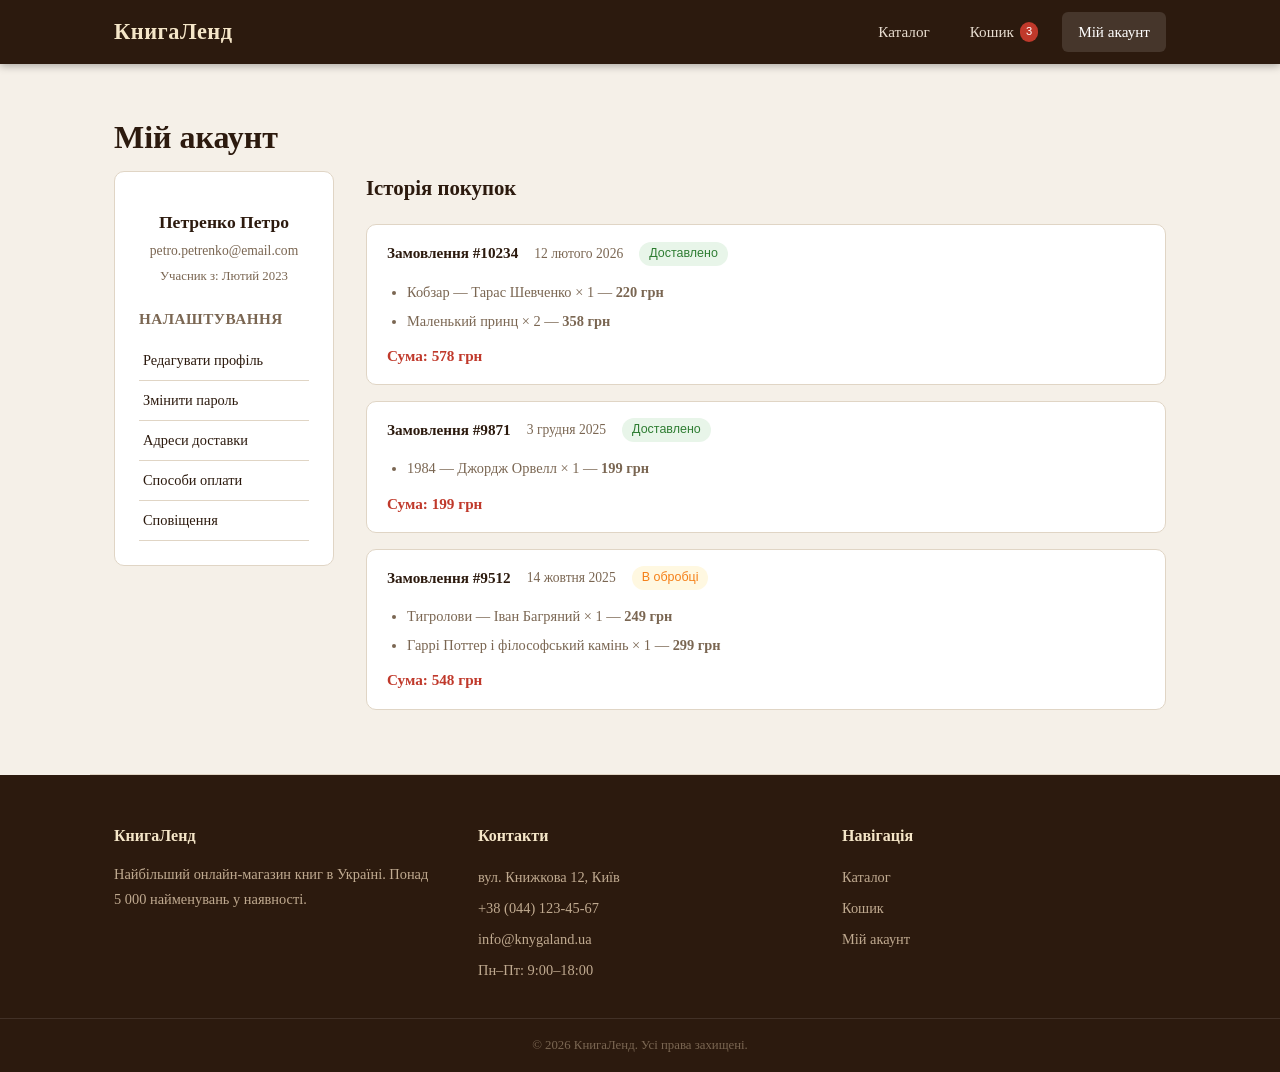
<file: pages/Account.html>
<!DOCTYPE html>
<html lang="uk">
<head>
  <meta charset="UTF-8" />
  <meta name="viewport" content="width=device-width, initial-scale=1.0" />
  <title>КнигаЛенд — Мій акаунт</title>
  <link rel="stylesheet" href="../src/css/styles.css" />
</head>
<body>

  <header>
    <div class="header-inner">
      <div class="logo"> КнигаЛенд</div>
      <nav>
        <ul>
          <li><a href="../index.html" class="nav-link">Каталог</a></li>
          <li><a href="Cart.html" class="nav-link">Кошик <span class="badge">3</span></a></li>
          <li><a href="Account.html" class="nav-link active">Мій акаунт</a></li>
        </ul>
      </nav>
    </div>
  </header>

  <main>
    <section class="section">
      <h2 class="section-title">Мій акаунт</h2>

      <div class="account-container">

        <div class="account-profile">
          <div class="avatar"></div>
          <h3>Петренко Петро</h3>
          <p class="email">petro.petrenko@email.com</p>
          <p class="member-since">Учасник з: Лютий 2023</p>

          <div class="account-settings">
            <h4>Налаштування</h4>
            <ul>
              <li><a href="#"> Редагувати профіль</a></li>
              <li><a href="#"> Змінити пароль</a></li>
              <li><a href="#"> Адреси доставки</a></li>
              <li><a href="#"> Способи оплати</a></li>
              <li><a href="#"> Сповіщення</a></li>
            </ul>
          </div>
        </div>

        <div class="purchase-history">
          <h3>Історія покупок</h3>

          <div class="order-card">
            <div class="order-header">
              <span class="order-num">Замовлення #10234</span>
              <span class="order-date">12 лютого 2026</span>
              <span class="order-status delivered">Доставлено</span>
            </div>
            <ul class="order-items">
              <li>Кобзар — Тарас Шевченко × 1 — <strong>220 грн</strong></li>
              <li>Маленький принц × 2 — <strong>358 грн</strong></li>
            </ul>
            <p class="order-total">Сума: 578 грн</p>
          </div>

          <div class="order-card">
            <div class="order-header">
              <span class="order-num">Замовлення #9871</span>
              <span class="order-date">3 грудня 2025</span>
              <span class="order-status delivered">Доставлено</span>
            </div>
            <ul class="order-items">
              <li>1984 — Джордж Орвелл × 1 — <strong>199 грн</strong></li>
            </ul>
            <p class="order-total">Сума: 199 грн</p>
          </div>

          <div class="order-card">
            <div class="order-header">
              <span class="order-num">Замовлення #9512</span>
              <span class="order-date">14 жовтня 2025</span>
              <span class="order-status processing">В обробці</span>
            </div>
            <ul class="order-items">
              <li>Тигролови — Іван Багряний × 1 — <strong>249 грн</strong></li>
              <li>Гаррі Поттер і філософський камінь × 1 — <strong>299 грн</strong></li>
            </ul>
            <p class="order-total">Сума: 548 грн</p>
          </div>

        </div>
      </div>
    </section>
  </main>

  <footer>
    <div class="footer-inner">
      <div class="footer-col">
        <h4> КнигаЛенд</h4>
        <p>Найбільший онлайн-магазин книг в Україні. Понад 5 000 найменувань у наявності.</p>
      </div>
      <div class="footer-col">
        <h4>Контакти</h4>
        <ul>
          <li> вул. Книжкова 12, Київ</li>
          <li> +38 (044) 123-45-67</li>
          <li> info@knygaland.ua</li>
          <li> Пн–Пт: 9:00–18:00</li>
        </ul>
      </div>
      <div class="footer-col">
        <h4>Навігація</h4>
        <ul>
          <li><a href="index.html">Каталог</a></li>
          <li><a href="cart.html">Кошик</a></li>
          <li><a href="account.html">Мій акаунт</a></li>
        </ul>
      </div>
    </div>
    <div class="footer-bottom">
      <p>© 2026 КнигаЛенд. Усі права захищені.</p>
    </div>
  </footer>

</body>
</html>
</file>
<file: src/css/styles.css>
/*  змінні  */
:root {
  --bg: #f5f0e8;
  --surface: #ffffff;
  --header-bg: #2c1a0e;
  --accent: #c0392b;
  --accent-hover: #962d22;
  --text: #2c1a0e;
  --text-light: #7a6652;
  --border: #e0d5c5;
  --star: #e67e22;
  --badge-bg: #c0392b;
  --footer-bg: #2c1a0e;
  --footer-text: #e8ddd0;
}

/*  RESET */
*, *::before, *::after {
  box-sizing: border-box;
  margin: 0;
  padding: 0;
}

/*  базові стилі */
body {
  font-family: 'Georgia', serif;
  background-color: var(--bg);
  color: var(--text);
  line-height: 1.6;
}

a {
  color: var(--accent);
  text-decoration: none;
}

a:hover {
  text-decoration: underline;
}

ul {
  list-style: none;
}

img {
  max-width: 100%;
  display: block;
}

/* Заголовок */
header {
  background-color: var(--header-bg);
  position: sticky;
  top: 0;
  z-index: 100;
  box-shadow: 0 2px 8px rgba(0,0,0,0.3);
}

.header-inner {
  max-width: 1100px;
  margin: 0 auto;
  padding: 0 24px;
  display: flex;
  align-items: center;
  justify-content: space-between;
  height: 64px;
}

.logo {
  font-size: 1.4rem;
  font-weight: bold;
  color: #f5e6c8;
  letter-spacing: 0.5px;
}

nav ul {
  display: flex;
  gap: 8px;
}

.nav-link {
  color: #e8ddd0;
  padding: 8px 16px;
  border-radius: 6px;
  font-family: 'Georgia', serif;
  font-size: 0.95rem;
  transition: background 0.2s, color 0.2s;
  display: flex;
  align-items: center;
  gap: 6px;
}

.nav-link:hover,
.nav-link.active {
  background-color: rgba(255,255,255,0.12);
  color: #fff;
  text-decoration: none;
}

.badge {
  background-color: var(--badge-bg);
  color: #fff;
  font-size: 0.7rem;
  padding: 1px 6px;
  border-radius: 999px;
  font-family: sans-serif;
}

/* Секції */
.section {
  max-width: 1100px;
  margin: 0 auto;
  padding: 48px 24px;
  border-bottom: 1px solid var(--border);
}

.section-title {
  font-size: 2rem;
  margin-bottom: 8px;
  color: var(--text);
}

.section-desc {
  color: var(--text-light);
  margin-bottom: 32px;
  font-size: 1rem;
}

/* каталог */
.books-grid {
  display: flex;
  flex-wrap: wrap;
  gap: 24px;
  margin-bottom: 40px;
}

.book-card {
  background: var(--surface);
  border: 1px solid var(--border);
  border-radius: 10px;
  overflow: hidden;
  flex: 1 1 280px;
  max-width: 320px;
  display: flex;
  flex-direction: column;
  box-shadow: 0 2px 8px rgba(44,26,14,0.07);
  transition: transform 0.2s, box-shadow 0.2s;
}

.book-card:hover {
  transform: translateY(-4px);
  box-shadow: 0 8px 24px rgba(44,26,14,0.14);
}

.book-card img {
  width: 100%;
  height: 220px;
  object-fit: cover;
  background: #e8ddd0;
}

.book-info {
  padding: 16px;
  display: flex;
  flex-direction: column;
  gap: 6px;
  flex: 1;
}

.book-info h3 {
  font-size: 1rem;
  color: var(--text);
}

.author {
  color: var(--text-light);
  font-size: 0.88rem;
  font-style: italic;
}

.rating {
  color: var(--star);
  font-size: 0.9rem;
}

.rating span {
  color: var(--text-light);
  font-size: 0.8rem;
}

.price {
  font-size: 1.15rem;
  font-weight: bold;
  color: var(--accent);
  margin-top: auto;
}

.btn-add {
  margin-top: 10px;
  background-color: var(--accent);
  color: #fff;
  border: none;
  padding: 10px;
  border-radius: 6px;
  cursor: pointer;
  font-size: 0.9rem;
  font-family: inherit;
  transition: background 0.2s;
}

.btn-add:hover {
  background-color: var(--accent-hover);
}

/* переваги */
.catalog-features {
  background: var(--surface);
  border: 1px solid var(--border);
  border-radius: 10px;
  padding: 24px;
}

.catalog-features h3 {
  margin-bottom: 14px;
  font-size: 1.1rem;
}

.catalog-features ul li {
  padding: 6px 0;
  border-bottom: 1px solid var(--border);
  font-size: 0.95rem;
}

.catalog-features ul li:last-child {
  border-bottom: none;
}

/* кошик */
.cart-container {
  display: flex;
  gap: 32px;
  align-items: flex-start;
}

.cart-items {
  flex: 1;
  display: flex;
  flex-direction: column;
  gap: 16px;
}

.cart-item {
  background: var(--surface);
  border: 1px solid var(--border);
  border-radius: 10px;
  padding: 16px;
  display: flex;
  gap: 16px;
  align-items: center;
}

.cart-item img {
  width: 72px;
  height: 96px;
  object-fit: cover;
  border-radius: 6px;
  flex-shrink: 0;
}

.cart-item-info {
  flex: 1;
}

.cart-item-info h4 {
  font-size: 1rem;
  margin-bottom: 4px;
}

.item-price {
  color: var(--accent);
  font-weight: bold;
  margin-top: 6px;
}

.cart-item-actions {
  display: flex;
  flex-direction: column;
  align-items: center;
  gap: 10px;
}

.quantity-control {
  display: flex;
  align-items: center;
  border: 1px solid var(--border);
  border-radius: 6px;
  overflow: hidden;
}

.qty-btn {
  background: var(--bg);
  border: none;
  padding: 6px 12px;
  cursor: pointer;
  font-size: 1rem;
  transition: background 0.15s;
}

.qty-btn:hover {
  background: var(--border);
}

.qty {
  padding: 6px 14px;
  font-size: 0.95rem;
  min-width: 32px;
  text-align: center;
}

.btn-remove {
  background: none;
  border: 1px solid #e0c0c0;
  color: var(--accent);
  padding: 6px 10px;
  border-radius: 6px;
  cursor: pointer;
  font-size: 0.8rem;
  transition: background 0.15s;
  white-space: nowrap;
}

.btn-remove:hover {
  background: #fdf0f0;
}

.cart-summary {
  background: var(--surface);
  border: 1px solid var(--border);
  border-radius: 10px;
  padding: 24px;
  min-width: 240px;
  position: sticky;
  top: 80px;
}

.cart-summary h3 {
  margin-bottom: 16px;
  font-size: 1.1rem;
}

.summary-row {
  display: flex;
  justify-content: space-between;
  padding: 8px 0;
  border-bottom: 1px solid var(--border);
  font-size: 0.95rem;
}

.summary-row.total {
  font-weight: bold;
  font-size: 1.05rem;
  border-bottom: none;
  margin-top: 4px;
  color: var(--accent);
}

.btn-order {
  display: block;
  width: 100%;
  margin-top: 16px;
  background-color: var(--accent);
  color: #fff;
  border: none;
  padding: 12px;
  border-radius: 8px;
  cursor: pointer;
  font-size: 1rem;
  font-family: inherit;
  transition: background 0.2s;
}

.btn-order:hover {
  background-color: var(--accent-hover);
}

/* ===== АКАУНТ ===== */
.account-container {
  display: flex;
  gap: 32px;
  align-items: flex-start;
}

.account-profile {
  background: var(--surface);
  border: 1px solid var(--border);
  border-radius: 10px;
  padding: 24px;
  min-width: 220px;
  text-align: center;
}

.avatar {
  font-size: 4rem;
  margin-bottom: 12px;
}

.account-profile h3 {
  font-size: 1.1rem;
  margin-bottom: 4px;
}

.email {
  color: var(--text-light);
  font-size: 0.85rem;
}

.member-since {
  color: var(--text-light);
  font-size: 0.8rem;
  margin-top: 4px;
  margin-bottom: 20px;
}

.account-settings h4 {
  text-align: left;
  margin-bottom: 10px;
  font-size: 0.95rem;
  color: var(--text-light);
  text-transform: uppercase;
  letter-spacing: 0.5px;
}

.account-settings ul li {
  text-align: left;
  border-bottom: 1px solid var(--border);
}

.account-settings ul li a {
  display: block;
  padding: 8px 4px;
  color: var(--text);
  font-size: 0.9rem;
  transition: color 0.15s;
}

.account-settings ul li a:hover {
  color: var(--accent);
  text-decoration: none;
}

.purchase-history {
  flex: 1;
}

.purchase-history h3 {
  font-size: 1.3rem;
  margin-bottom: 20px;
}

.order-card {
  background: var(--surface);
  border: 1px solid var(--border);
  border-radius: 10px;
  padding: 16px 20px;
  margin-bottom: 16px;
}

.order-header {
  display: flex;
  gap: 16px;
  align-items: center;
  margin-bottom: 12px;
  flex-wrap: wrap;
}

.order-num {
  font-weight: bold;
  font-size: 0.95rem;
}

.order-date {
  color: var(--text-light);
  font-size: 0.85rem;
}

.order-status {
  padding: 2px 10px;
  border-radius: 999px;
  font-size: 0.78rem;
  font-family: sans-serif;
}

.order-status.delivered {
  background: #e8f5e9;
  color: #2e7d32;
}

.order-status.processing {
  background: #fff8e1;
  color: #f57f17;
}

.order-items {
  list-style: disc;
  padding-left: 20px;
  font-size: 0.9rem;
  color: var(--text-light);
  margin-bottom: 8px;
}

.order-items li {
  padding: 3px 0;
}

.order-total {
  font-weight: bold;
  font-size: 0.95rem;
  color: var(--accent);
}

/* футер */
footer {
  background-color: var(--footer-bg);
  color: var(--footer-text);
  margin-top: 0;
}

.footer-inner {
  max-width: 1100px;
  margin: 0 auto;
  padding: 48px 24px 32px;
  display: flex;
  gap: 40px;
  flex-wrap: wrap;
}

.footer-col {
  flex: 1;
  min-width: 180px;
}

.footer-col h4 {
  font-size: 1rem;
  margin-bottom: 14px;
  color: #f5e6c8;
}

.footer-col p {
  font-size: 0.9rem;
  line-height: 1.7;
  color: #c0aa90;
}

.footer-col ul li {
  padding: 4px 0;
  font-size: 0.9rem;
  color: #c0aa90;
}

.footer-col ul li a {
  color: #c0aa90;
  transition: color 0.15s;
}

.footer-col ul li a:hover {
  color: #f5e6c8;
  text-decoration: none;
}

.footer-bottom {
  text-align: center;
  padding: 16px 24px;
  border-top: 1px solid rgba(255,255,255,0.1);
  font-size: 0.8rem;
  color: #7a6652;
}

/* медіа запити */

/* Планшети (≤ 768px) */
@media (max-width: 768px) {
  .header-inner {
    flex-direction: column;
    height: auto;
    padding: 12px 20px;
    gap: 10px;
  }

  /* Навігація — вертикально */
  nav ul {
    flex-direction: column;
    width: 100%;
    gap: 4px;
  }

  .nav-link {
    padding: 10px 14px;
    width: 100%;
  }

  .section {
    padding: 32px 16px;
  }

  .section-title {
    font-size: 1.5rem;
  }

  /* Каталог: 2 колонки */
  .book-card {
    flex: 1 1 calc(50% - 12px);
    max-width: none;
  }

  /* Кошик — стек */
  .cart-container {
    flex-direction: column;
  }

  .cart-summary {
    min-width: auto;
    width: 100%;
    position: static;
  }

  .cart-item {
    flex-wrap: wrap;
  }

  /* Акаунт — стек */
  .account-container {
    flex-direction: column;
  }

  .account-profile {
    width: 100%;
  }

  /* Футер */
  .footer-inner {
    flex-direction: column;
    gap: 24px;
    padding: 32px 20px 24px;
  }
}

/* Мобільні телефони (≤ 480px) */
@media (max-width: 480px) {
  .logo {
    font-size: 1.15rem;
  }

  .section-title {
    font-size: 1.25rem;
  }

  /* Каталог: 1 колонка */
  .book-card {
    flex: 1 1 100%;
  }

  .book-card img {
    height: 180px;
    max-width: 100%;
  }

  .cart-item {
    flex-direction: column;
    align-items: flex-start;
  }

  .cart-item img {
    width: 100%;
    height: auto;
    max-width: 100%;
  }

  .cart-item-actions {
    flex-direction: row;
    width: 100%;
    justify-content: space-between;
  }

  .order-header {
    flex-direction: column;
    align-items: flex-start;
    gap: 6px;
  }

  .btn-order,
  .btn-add {
    font-size: 0.9rem;
  }
}
</file>
